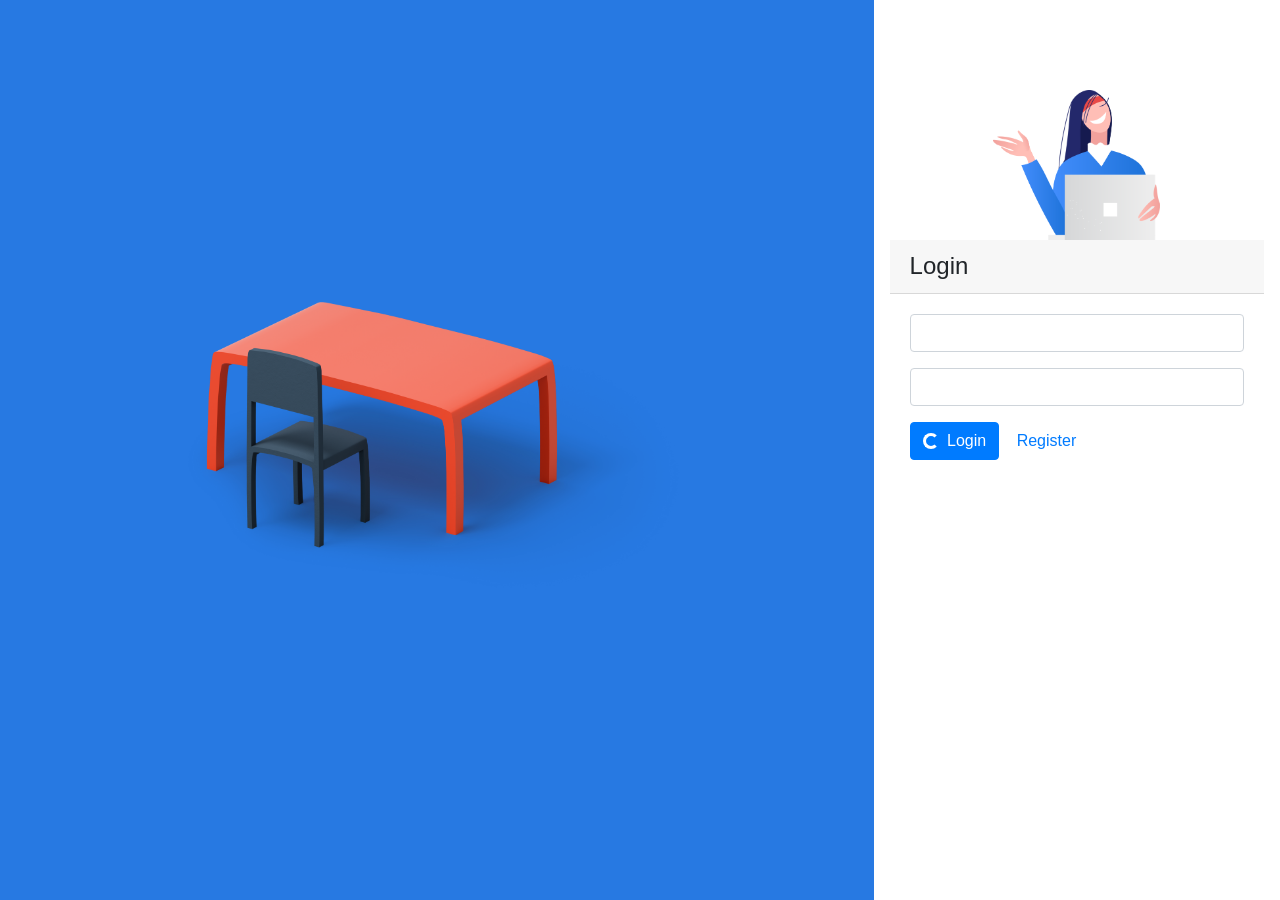
<file: index.html>
<!DOCTYPE html>
<html lang="en">
<head>
  <meta charset="UTF-8">
  <meta http-equiv="X-UA-Compatible" content="IE=edge">
  <meta name="viewport" content="width=device-width, initial-scale=1.0">
  <title>Document</title>
  <link rel="stylesheet" href="login.css">
  <link href="//netdna.bootstrapcdn.com/bootstrap/4.5.0/css/bootstrap.min.css" rel="stylesheet" />
</head>
<body >

  <div class="main">
    <img src="clip-385.png" alt="">
    <h4 class="card-header">Login</h4>
    <div class="card-body">
        <form [formGroup]="form" (ngSubmit)="onSubmit()">
            <div class="form-group">
                <input type="text" formControlName="username" class="form-control" [ngClass]="{ 'is-invalid': submitted && f.username.errors }" />
                <div *ngIf="submitted && f.username.errors" class="invalid-feedback">
                    <div *ngIf="f.username.errors.required">Username is required</div>
                </div>
            </div>
            <div class="form-group">
                <input type="password" formControlName="password" class="form-control" [ngClass]="{ 'is-invalid': submitted && f.password.errors }" />
                <div *ngIf="submitted && f.password.errors" class="invalid-feedback">
                    <div *ngIf="f.password.errors.required">Password is required</div>
                </div>
            </div>
            <div class="form-group">
                <button [disabled]="loading" class="btn btn-primary">
                    <span *ngIf="loading" class="spinner-border spinner-border-sm mr-1"></span>
                    Login
                </button>
                <a href="register.html" routerLink="../register" class="btn btn-link">Register</a>
            </div>
        </form>
    </div>
  </div>

  <div class="side">
    <h1></h1>
  </div>
  
</body>
</html>
</file>
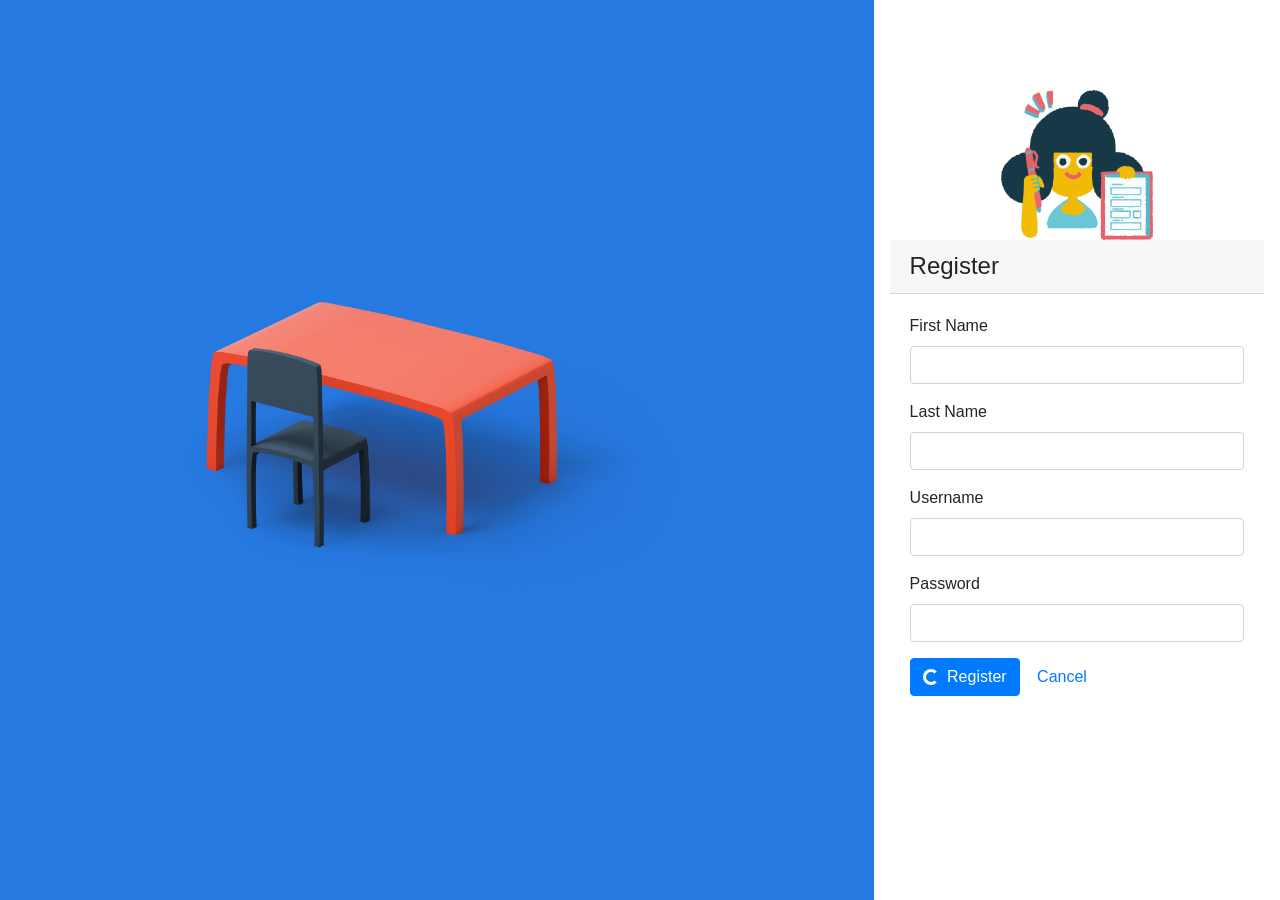
<file: register.html>
<!DOCTYPE html>
<html lang="en">
<head>
  <meta charset="UTF-8">
  <meta http-equiv="X-UA-Compatible" content="IE=edge">
  <meta name="viewport" content="width=device-width, initial-scale=1.0">
  <title>Document</title>
  <link rel="stylesheet" href="login.css">
  <link href="//netdna.bootstrapcdn.com/bootstrap/4.5.0/css/bootstrap.min.css" rel="stylesheet" />
</head>
<body>
  <div class=" main">
    <img src="sign-up-4.png" alt="">
    <h4 class="card-header">Register</h4>
    <div class="card-body">
        <form [formGroup]="form" (ngSubmit)="onSubmit()">
            <div class="form-group">
                <label for="firstName">First Name</label>
                <input type="text" formControlName="firstName" class="form-control" [ngClass]="{ 'is-invalid': submitted && f.firstName.errors }" />
                <div *ngIf="submitted && f.firstName.errors" class="invalid-feedback">
                    <div *ngIf="f.firstName.errors.required">First Name is required</div>
                </div>
            </div>
            <div class="form-group">
                <label for="lastName">Last Name</label>
                <input type="text" formControlName="lastName" class="form-control" [ngClass]="{ 'is-invalid': submitted && f.lastName.errors }" />
                <div *ngIf="submitted && f.lastName.errors" class="invalid-feedback">
                    <div *ngIf="f.lastName.errors.required">Last Name is required</div>
                </div>
            </div>
            <div class="form-group">
                <label for="username">Username</label>
                <input type="text" formControlName="username" class="form-control" [ngClass]="{ 'is-invalid': submitted && f.username.errors }" />
                <div *ngIf="submitted && f.username.errors" class="invalid-feedback">
                    <div *ngIf="f.username.errors.required">Username is required</div>
                </div>
            </div>
            <div class="form-group">
                <label for="password">Password</label>
                <input type="password" formControlName="password" class="form-control" [ngClass]="{ 'is-invalid': submitted && f.password.errors }" />
                <div *ngIf="submitted && f.password.errors" class="invalid-feedback">
                    <div *ngIf="f.password.errors.required">Password is required</div>
                    <div *ngIf="f.password.errors.minlength">Password must be at least 6 characters</div>
                </div>
            </div>
            <div class="form-group">
                <button [disabled]="loading" class="btn btn-primary">
                    <span *ngIf="loading" class="spinner-border spinner-border-sm mr-1"></span>
                    Register
                </button>
                <a routerLink="../login" class="btn btn-link">Cancel</a>
            </div>
        </form>
    </div>
</div>
<div class="side">
  <h1></h1>
</div>
</body>
</html>
</file>
<file: login.css>
body {
  display: flex;
  height: 100vh;
  align-items: center;
  justify-content: center;
  
}



.main {
  width: 30vw;
  order: 2;
  min-height: 80vh;
  /* border: 1px gray solid; */
  margin-left: 1rem;
  margin-right: 1rem;

}

.main img {

  height: 150px;
  display: block;
  margin: auto;
}

.side {
  height: 100%;
  width: 70vw;
  background: url(3d-flame-77.png);
  background-position: center;
  background-size: 500px;
  background-repeat: no-repeat;
  background-color:#2779E2;
}
</file>
